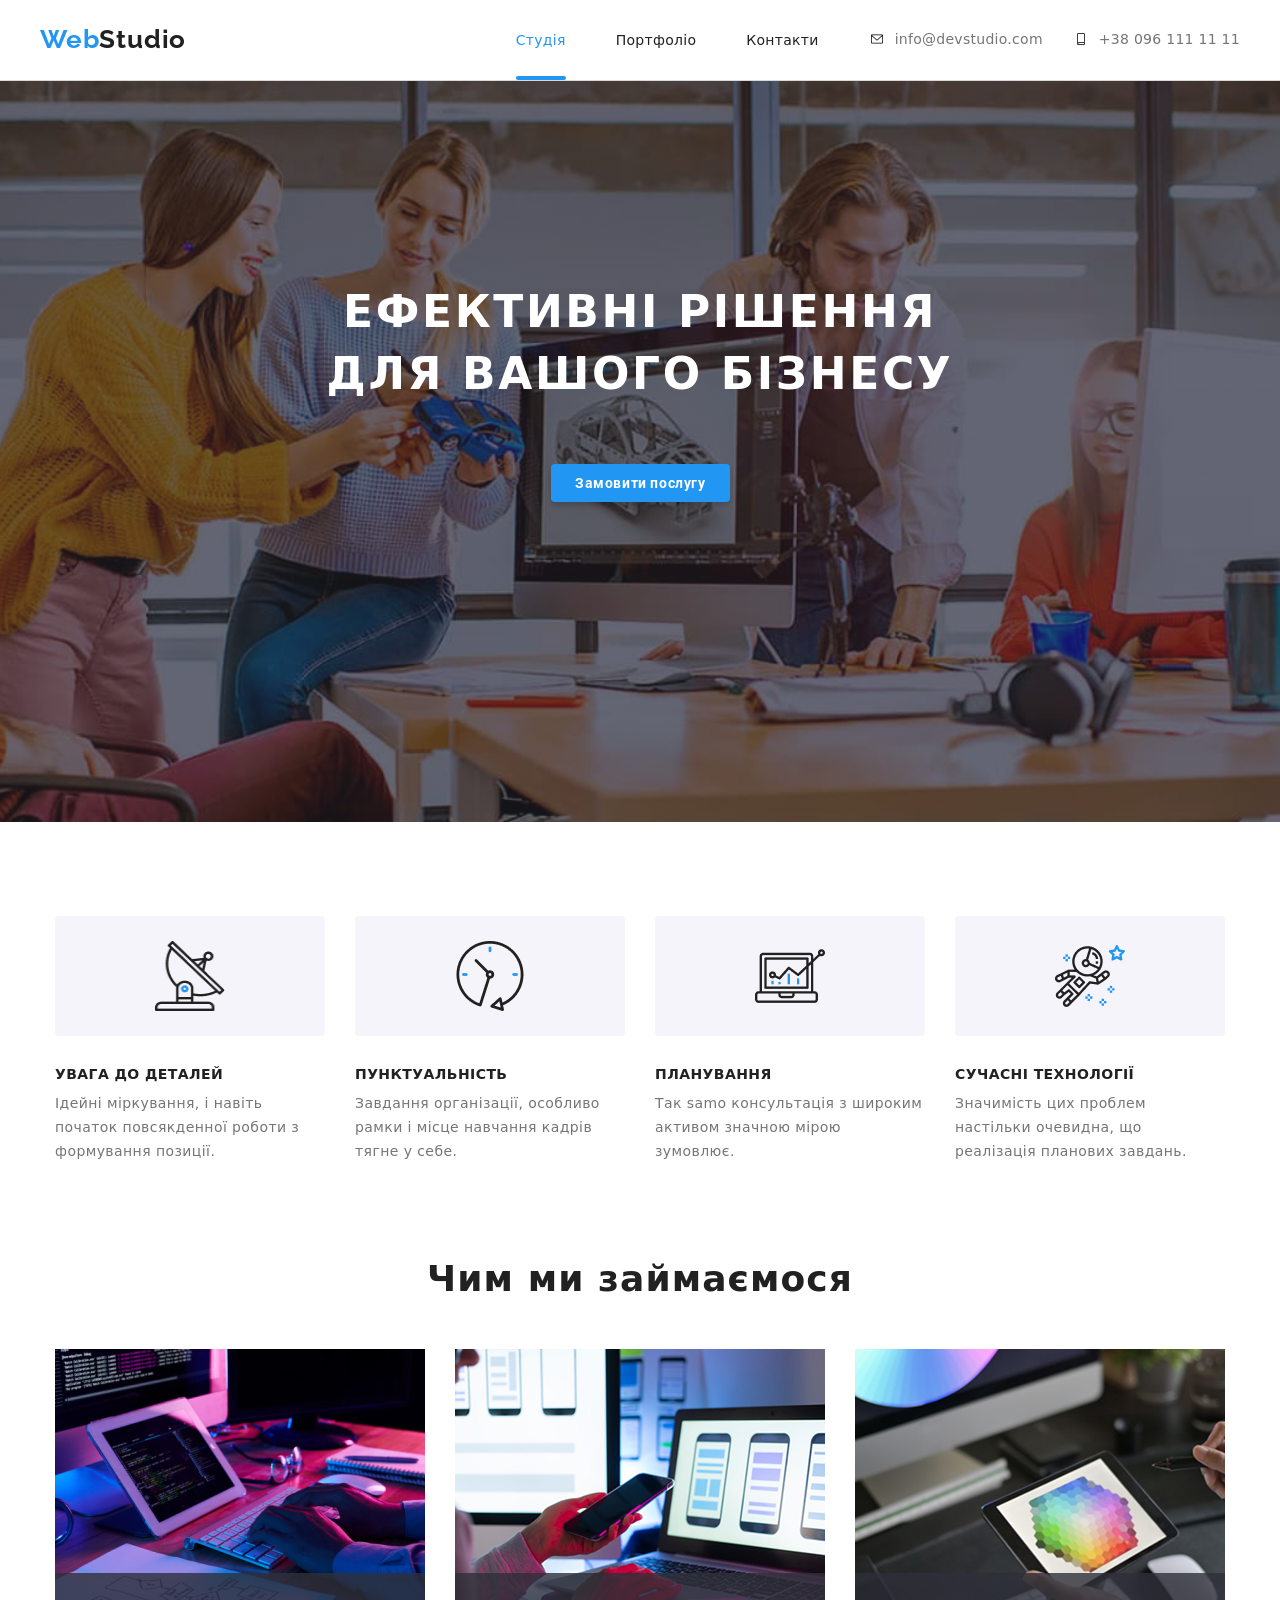
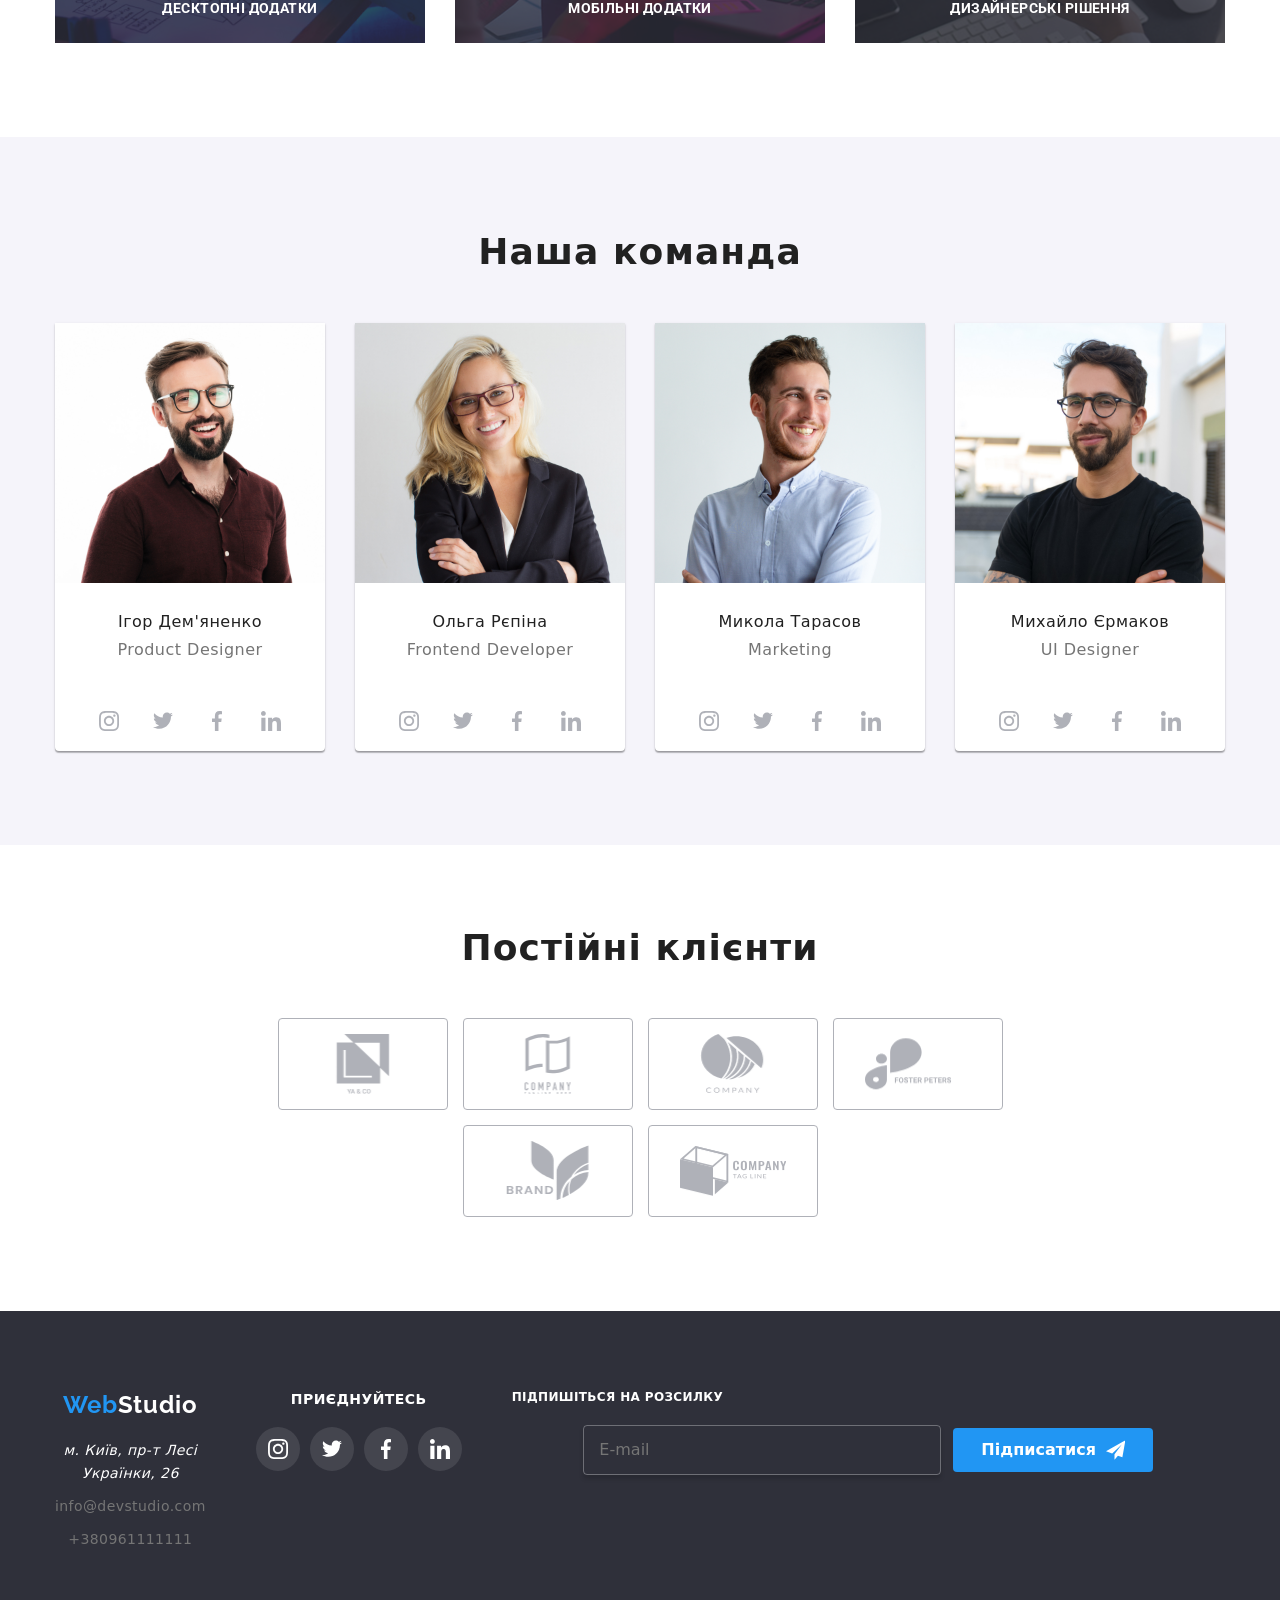
<file: index.html>
<!DOCTYPE html>
<html lang="en">
  <head>
    <meta charset="UTF-8" />
    <meta name="viewport" content="width=device-width, initial-scale=1.0" />
    <title>Document</title>
     <link
    rel="stylesheet"
    href="https://cdnjs.cloudflare.com/ajax/libs/animate.css/4.1.1/animate.min.css"
  />
    <link rel="preconnect" href="https://fonts.googleapis.com" />
    <link rel="preconnect" href="https://fonts.gstatic.com" crossorigin />
    <link
      href="https://fonts.googleapis.com/css2?family=Raleway:ital,wght@0,100..900;1,100..900&family=Roboto:ital,wght@0,100..900;1,100..900&display=swap"
      rel="stylesheet"
    />
    <link
      rel="stylesheet"
      href="https://cdnjs.cloudflare.com/ajax/libs/modern-normalize/3.0.1/modern-normalize.min.css"
      integrity="sha512-q6WgHqiHlKyOqslT/lgBgodhd03Wp4BEqKeW6nNtlOY4quzyG3VoQKFrieaCeSnuVseNKRGpGeDU3qPmabCANg=="
      crossorigin="anonymous"
      referrerpolicy="no-referrer"
    />
    <link rel="stylesheet" href="./css/reset.css">
    <link rel="stylesheet" href="./css/main.min.css" />
  </head>
  <body>
    <header class="header">
      <div class="container header__container">
      <a class="header__logo" href="./"><span class="logo-blue">Web</span>Studio</a>
      <button
      class="header__menu-btn js-open-menu"
      aria-expanded="false"
      aria-controls="mobile-menu"
    >
      <span class="header__menu-icon"></span>
    </button>

    <div class="header__menu js-menu-container" id="mobile-menu">
      <button class="header__close-btn js-close-menu">
        ✕
      </button>
        <nav class="header__nav">
          <ul class="header__menu-list">
            <li class="header__item">
              <a href="./" class="header__link header__link--active">Студія</a>
            </li>
            <li class="header__item">
              <a href="./portfolio.html" class="header__link">Портфоліо</a>
            </li>
            <li class="header__item">
              <a href="./" class="header__link">Контакти</a>
            </li>
          </ul>
        </nav>
        <address class="header__contacts">
          <ul class="header__contacts-list">
            <li class="header__item">
              <a href="mailto:info@devstudio.com" class="header__contact">
                <svg class="header__icons" width="16" height="12" aria-hidden="true">
                  <use href="./img/symbol-defs.svg#icon-email"></use>
                </svg>
                info@devstudio.com
              </a>
            </li>
            <li class="header__item">
              <a href="tel:+380961111111" class="header__contact header__contact--phone">
                <svg class="header__icons" width="16" height="12" aria-hidden="true">
                  <use href="./img/symbol-defs.svg#icon-number"></use>
                </svg>
                +38 096 111 11 11
              </a>
            </li>
          </ul>
        </address>
        <ul class="socials">
  <li class="social__item">
    <a href="#" class="social__link">Instagram</a>
  </li>
  <li class="social__item">
    <a href="#" class="social__link">Twitter</a>
  </li>
  <li class="social__item">
    <a href="#" class="social__link">Facebook</a>
  </li>
  <li class="social__item">
    <a href="#" class="social__link">LinkedIn</a>
  </li>
</ul>
      </div>
    </div>
    </header>

    <main>
      <section class="hero">
        <div class="container">
        <h1 class="hero__title">Ефективні рішення для вашого бізнесу</h1>
        <div class="hero__button">
          <button  class="btn animate__animated animate__pulse animate__infinite" data-modal-open type="button">Замовити послугу</button>
          <div class="backdrop is-hidden" data-modal>
            <div class="modal">
            <button class="modal__close" data-modal-close >X</button>
            <p class="modal__text">Залиште свої дані, ми вам передзвонимо</p>
            <form action="modal__form">
              <label for="name">
                <p class="modal__label">Имя</p>
                <div class="modal__input-wrap">
                <input id="name" class="modal__input" type="text" placeholder="">
                <svg class="modal__icon" width="18" height="18">
                <use href="./img/symbol-defsmodal.svg#icon-name"></use>
              </svg>
            </div>
              </label>

              <label for="phone">
                <p class="modal__label">Телефон</p>
               <div class="modal__input-wrap">
                <input id="phone" class="modal__input" type="tel" placeholder="">
                <svg class="modal__icon" width="18" height="18">
                <use href="./img/symbol-defsmodal.svg#icon-number"></use>
              </svg>
              </div>
              </label>
            

               <label for="email">
                <div class="modal__input-wrap">
                <p class="modal__label">Пошта</p>
                <input id="email" class="modal__input" type="email" placeholder="">
                <svg class="modal__icon" width="18" height="18">
                <use href="./img/symbol-defsmodal.svg#icon-email2"></use>
              </svg>
            </div>
              </label>
            

               <label for="comment">
                <p class="modal__label">Коментар</p>
                <textarea id="comment" class="modal__textarea" placeholder="Введіть текст"></textarea>
               </label>
                

               <label class="modal__checkbox">
                <input type="checkbox"> Погоджуюся з розсилкою та приймаю <a href="#">Умови договору</a>
               </label>

               <button type="submit" class="btn">
               Відправити
               </button>
            </form>
          </div>
          </div>
        </div>
      </div>
      </section>

      <section class="details">
        <div  class="container">
        <ul class="details__list">
          <li class="details__item">
            <h3 class="details__title">УВАГА ДО ДЕТАЛЕЙ</h3>
            <p class="details__text">
              Ідейні міркування, і навіть початок повсякденної роботи з
              формування позиції.
            </p>
          </li>
          <li class="details__item">
            <h3 class="details__title">ПУНКТУАЛЬНІСТЬ</h3>
            <p class="details__text">
              Завдання організації, особливо рамки і місце навчання кадрів тягне
              у себе.
            </p>
          </li>
          <li class="details__item">
            <h3 class="details__title">ПЛАНУВАННЯ</h3>
            <p class="details__text">
              Так samo консультація з широким активом значною мірою зумовлює.
            </p>
          </li>
          <li class="details__item">
            <h3 class="details__title">СУЧАСНІ ТЕХНОЛОГІЇ</h3>
            <p class="details__text">
              Значимість цих проблем настільки очевидна, що реалізація планових
              завдань.
            </p>
          </li>
        </ul>
      </div>
      </section>

      <section class="services">
        <div class="container">
        <h2 class="services__title">Чим ми займаємося</h2>
        <ul class="services__list">
          <li class="services__item">
            <picture>
              <source media="(max-width: 1200px)" srcset="./img/computer.jpg 1x, ./img/computer@2x.jpg 2x">
              <img class="services__img" src="./img/computer.jpg" alt="computer" />
            </picture>
            <p class="services__text">Десктопні додатки</p>
          </li>
          <li class="services__item">
            <picture>
              <source media="(max-width: 1200px)" srcset="./img/mobile.jpg 1x, ./img/mobile@2x.jpg 2x">
               <img class="services__img" src="./img/mobile.jpg" alt="mobile" />
            </picture>
            <p class="services__text">Мобільні додатки</p>
          </li>
          <li class="services__item">
            <picture>
              <source media="(max-width: 1200px)" srcset="./img/planshet.jpg 1x, ./img/planshet@2x.jpg 2x">
              <img class="services__img" src="./img/planshet.jpg" alt="planshet" />
            </picture>
            <p class="services__text">Дизайнерські рішення</p>
          </li>
        </ul>
      </section>
      <section class="team">
        <div class="container">
        <h2 class="team__title">Наша команда</h2>
        <ul class="team__list">
          <li class="team__item">
            <picture>
              <source media="(max-width: 1200px)" srcset="./img/Igor-desktop@1x.jpg 1x, ./img/Igor-desktop@2x.jpg 2x">
              <source media="(max-width: 768px)" srcset="./img/Igor-tablet@1x.jpg 1x, ./img/Igor-tablet@2x.jpg 2x">
              <source media="(max-width: 480px)" srcset="./img/Igor-mobile@1x.jpg 1x, ./img/Igor-mobile@2x.jpg 2x">
              <img class="team__img" src="./img/Igor.jpg" alt="men" />
            </picture>
            
            <h3 class="team__name">Ігор Дем'яненко</h3>
            <p class="team__role">Product Designer</p>
            <div class="team__icons">
              <div class="team__social">
             <svg class="team__icon">
              <use class="icon" href="./img/symbol-defs.svg#icon-instagram"></use>
            </svg>
          </div>
            <div class="team__social">
            <svg class="team__icon">
              <use class="icon" href="./img/symbol-defs.svg#icon-twitter"></use>
            </svg>
          </div>
            <div class="team__social">
            <svg class="team__icon">
              <use class="icon" href="./img/symbol-defs.svg#icon-facebook"></use>
            </svg>
          </div>
            <div class="team__social">
            <svg class="team__icon">
              <use class="icon" href="./img/symbol-defs.svg#icon-in"></use>
            </svg>
          </div>
          </div>



          </li>
          <li class="team__item">
            <picture>
              <source media="(max-width: 1200px)" srcset="./img/Olga-desktop@1x.jpg 1x, ./img/Olga-desktop@2x.jpg 2x">
              <source media="(max-width: 768px)" srcset="./img/Olga-tablet@1x.jpg 1x, ./img/Olga-tablet@2x.jpg 2x">
              <source media="(max-width: 480px)" srcset="./img/Olga-mobile@1x.jpg 1x, ./img/Olga-mobile@2x.jpg 2x">
              <img class="team__img" src="./img/Olga.jpg" alt="woman" />
            </picture>
            <h3 class="team__name">Ольга Рєпіна</h3>
            <p class="team__role">Frontend Developer</p>
            <div class="team__icons">
              <div class="team__social">
                <svg class="team__icon">
                  <use href="./img/symbol-defs.svg#icon-instagram"></use>
                </svg>
              </div>
              <div class="team__social">
                <svg class="team__icon">
                  <use href="./img/symbol-defs.svg#icon-twitter"></use>
                </svg>
              </div>
              <div class="team__social">
                <svg class="team__icon">
                  <use href="./img/symbol-defs.svg#icon-facebook"></use>
                </svg>
              </div>
              <div class="team__social">
                <svg class="team__icon">
                  <use href="./img/symbol-defs.svg#icon-in"></use>
                </svg>
              </div>
            </div>
          </li>
          <li class="team__item">
            <picture>
              <source media="(max-width: 1200px)" srcset="./img/Mykola-desktop@1x.jpg 1x, ./img/Mykola-desktop@2x.jpg 2x">
              <source media="(max-width: 768px)" srcset="./img/Mykola-tablet@1x.jpg 1x, ./img/Mykola-tablet@2x.jpg 2x">
              <source media="(max-width: 480px)" srcset="./img/Mykola-mobile@1x.jpg 1x, ./img/Mykola-mobile@2x.jpg 2x">
              <img class="team__img" src="./img/Mykola.jpg" alt="men" />
            </picture>
            <h3 class="team__name">Микола Тарасов</h3>
            <p class="team__role">Marketing</p>
            <div class="team__icons">
              <div class="team__social">
             <svg class="team__icon">
              <use class="icon" href="./img/symbol-defs.svg#icon-instagram"></use>
            </svg>
          </div>
            <div class="team__social">
            <svg class="team__icon">
              <use class="icon" href="./img/symbol-defs.svg#icon-twitter"></use>
            </svg>
          </div>
            <div class="team__social">
            <svg class="team__icon">
              <use class="icon" href="./img/symbol-defs.svg#icon-facebook"></use>
            </svg>
          </div>
            <div class="team__social">
            <svg class="team__icon">
              <use class="icon" href="./img/symbol-defs.svg#icon-in"></use>
            </svg>
          </div>
          </div>
          </li>
          <li class="team__item">
            <picture>
              <source media="(max-width: 1200px)" srcset="./img/Myxaulo-desktop@1x.jpg 1x, ./img/Myxaulo-desktop@2x.jpg 2x">
              <source media="(max-width: 768px)" srcset="./img/Myxaulo-tablet@1x.jpg 1x, ./img/Myxaulo-tablet@2x.jpg 2x">
              <source media="(max-width: 480px)" srcset="./img/Myxaulo-mobile@1x.jpg 1x, ./img/Myxaulo-mobile@2x.jpg 2x">
              <img class="team__img" src="./img/Myxaulo.jpg" alt="men" />
            </picture>
            <h3 class="team__name">Михайло Єрмаков</h3>
            <p class="team__role">UI Designer</p>
            <div class="team__icons">
              <div class="team__social">
             <svg class="team__icon">
              <use class="icon" href="./img/symbol-defs.svg#icon-instagram"></use>
            </svg>
          </div>
            <div class="team__social">
            <svg class="team__icon">
              <use class="icon" href="./img/symbol-defs.svg#icon-twitter"></use>
            </svg>
          </div>
            <div class="team__social">
            <svg class="team__icon">
              <use class="icon" href="./img/symbol-defs.svg#icon-facebook"></use>
            </svg>
          </div>
            <div class="team__social">
            <svg class="team__icon">
              <use class="icon" href="./img/symbol-defs.svg#icon-in"></use>
            </svg>
          </div>
          </div>
          </li>
        </ul>
      </div>
    </div>
      </section>
<section class="clients">
  <div class="container">
    <h2 class="clients__title">Постійні клієнти</h2>
    <ul class="clients__list">
      <li class="clients__item">
        <svg class="clients__icon">
          <use class="clients__icon animate__animated animate__heartBeat" href="./img/symbol-defs-clients.svg#icon-yaco"></use>
        </svg>
      </li>
      <li class="clients__item">
        <svg class="clients__icon">
          <use class="clients__icon animate__animated animate__heartBeat" href="./img/symbol-defs-clients.svg#icon-companytagline2"></use>
        </svg>
      </li>
      <li class="clients__item">
        <svg class="clients__icon">
          <use class="clients__icon animate__animated animate__heartBeat" href="./img/symbol-defs-clients.svg#icon-company"></use>
        </svg>
      </li>
      <li class="clients__item">
        <svg class="clients__icon">
          <use class="clients__icon animate__animated animate__heartBeat" href="./img/symbol-defs-clients.svg#icon-foster"></use>
        </svg>
      </li>
      <li class="clients__item">
        <svg class="clients__icon">
          <use class="clients__icon animate__animated animate__heartBeat" href="./img/symbol-defs-clients.svg#icon-brand"></use>
        </svg>
      </li>
      <li class="clients__item">
        <svg class="clients__icon">
          <use class="clients__icon animate__animated animate__heartBeat" href="./img/symbol-defs-clients.svg#icon-companytagline"></use>
        </svg>
      </li>
    </ul>
  </div>
</section>
    </main>

    <footer class="footer">
      <div class="container">
        <div class="footer__contacts">
        <div class="footer__logo-wrap">
      <a class="footer__logo" href="./">Web<span class="logo-white">Studio</span></a>
    </div>
      <ul class="footer__list">
        <li class="footer__item">
          <address class="footer__address">
            м. Київ, пр-т Лесі Українки, 26
          </address>
        </li>
        <li class="footer__item">
          <a class="footer__link" href="mailto:info@devstudio.com"
            >info@devstudio.com</a
          >
        </li>
        <li class="footer__item">
          <a class="footer__link" href="tel:+380961111111">+380961111111</a>
        </li>
      </ul>
       </div>
       <div>
        <p class="footer__title">ПРИЄДНУЙТЕСЬ</p>
        <div class="footer__icons">
          <div class="footer__social">
        <svg class="footer__icon-svg">
              <use class="footer__icon" href="./img/symbol-defs.svg#icon-instagram"></use>
            </svg>
          </div>
          <div class="footer__social" >
            <svg class="footer__icon-svg">
              <use class="footer__icon" href="./img/symbol-defs.svg#icon-twitter"></use>
            </svg>
          </div>
          <div class="footer__social">
            <svg class="footer__icon-svg">
              <use class="footer__icon" href="./img/symbol-defs.svg#icon-facebook"></use>
            </svg>
          </div>
          <div class="footer__social">
            <svg class="footer__icon-svg">
              <use class="footer__icon" href="./img/symbol-defs.svg#icon-in"></use>
            </svg>
          </div>
          </div>
        </div>
          <div class="footer__form">
            <p class="footer__form-title">Підпишіться на розсилку</p>
           <div class="footer__join">
              <input type="email" class="footer__input" placeholder="E-mail">
              <button class="footer__button">Підписатися<svg class="footer__button-icon"><use href="./img/symbol-defsmodal.svg#icon-telegramicon"></use></svg></button> 
          </div>
        
    </div>
    </footer>
    <script defer src="js/mobile_menu.js"></script>
     <script src="./js/modal.js"></script>
      
  </body>
</html>
</file>
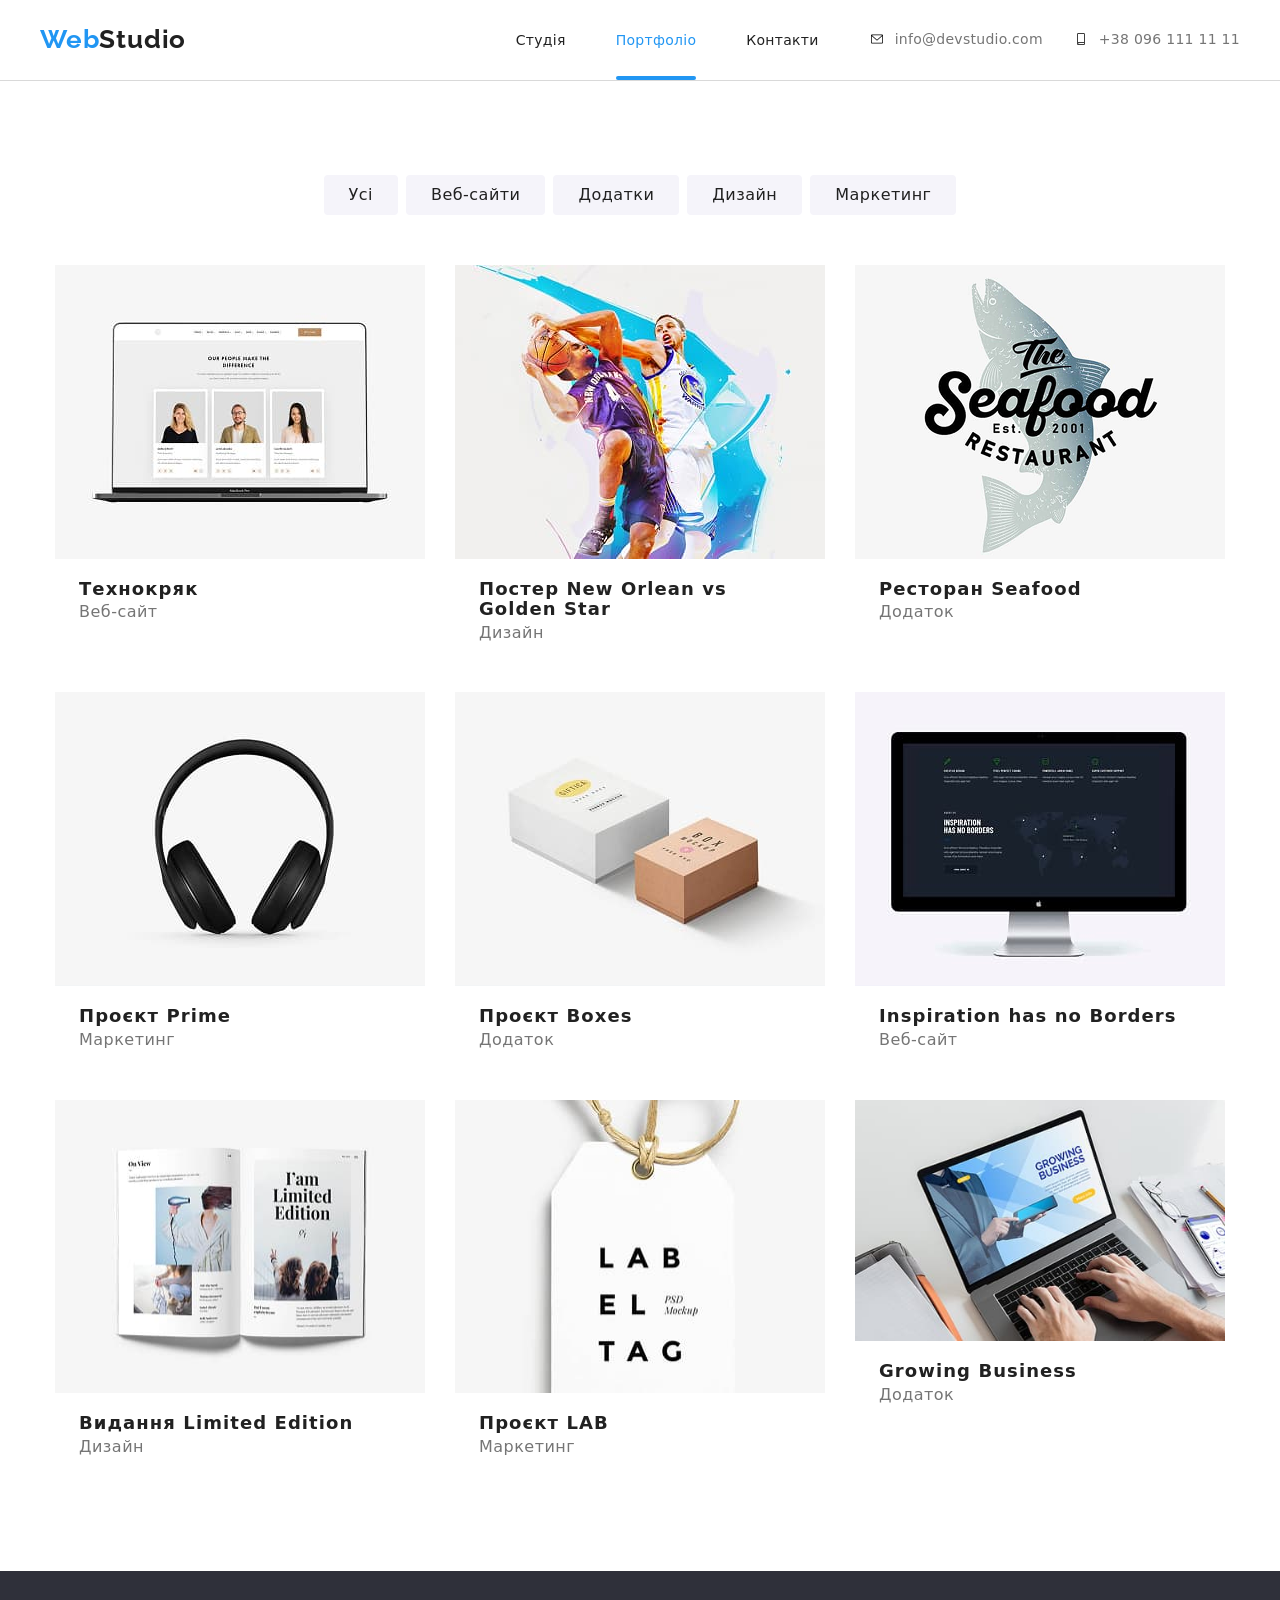
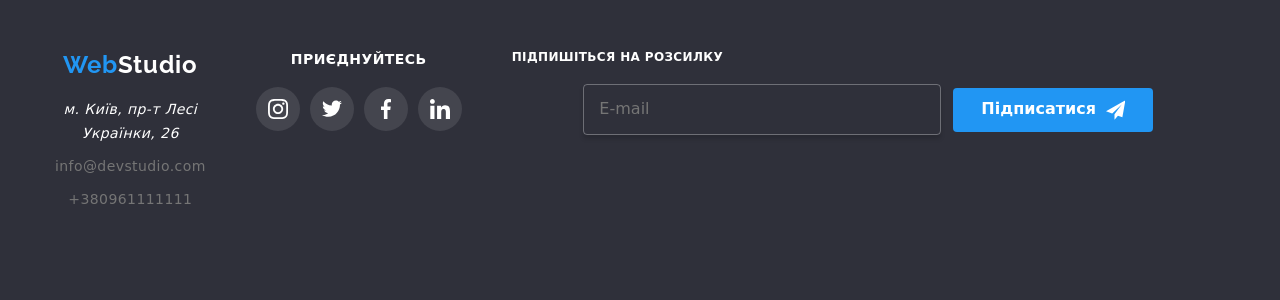
<file: portfolio.html>
<!DOCTYPE html>
<html lang="en">
  <head>
    <meta charset="UTF-8" />
    <meta name="viewport" content="width=device-width, initial-scale=1.0" />
    <title>Document</title>
    <link rel="preconnect" href="https://fonts.googleapis.com" />
    <link rel="preconnect" href="https://fonts.gstatic.com" crossorigin />
    <link
      href="https://fonts.googleapis.com/css2?family=Raleway:ital,wght@0,100..900;1,100..900&family=Roboto:ital,wght@0,100..900;1,100..900&display=swap"
      rel="stylesheet"
    />
    <link
      rel="stylesheet"
      href="https://cdnjs.cloudflare.com/ajax/libs/modern-normalize/3.0.1/modern-normalize.min.css"
      integrity="sha512-q6WgHqiHlKyOqslT/lgBgodhd03Wp4BEqKeW6nNtlOY4quzyG3VoQKFrieaCeSnuVseNKRGpGeDU3qPmabCANg=="
      crossorigin="anonymous"
      referrerpolicy="no-referrer"
    />
    <link rel="stylesheet" href="./css/reset.css">
    <link rel="stylesheet" href="./css/main.min.css" />
  </head>
  <header class="header">
      <div class="container header__container">
      <a class="header__logo" href="./"><span class="logo-blue">Web</span>Studio</a>
      <button
      class="header__menu-btn js-open-menu"
      aria-expanded="false"
      aria-controls="mobile-menu"
    >
      <span class="header__menu-icon"></span>
    </button>

    <div class="header__menu js-menu-container" id="mobile-menu">
      <button class="header__close-btn js-close-menu">
        ✕
      </button>
        <nav class="header__nav">
          <ul class="header__menu-list">
            <li class="header__item">
              <a href="./" class="header__link header__link--active">Студія</a>
            </li>
            <li class="header__item">
              <a href="./portfolio.html" class="header__link">Портфоліо</a>
            </li>
            <li class="header__item">
              <a href="./" class="header__link">Контакти</a>
            </li>
          </ul>
        </nav>
        <address class="header__contacts">
          <ul class="header__contacts-list">
            <li class="header__item">
              <a href="mailto:info@devstudio.com" class="header__contact">
                <svg class="header__icons" width="16" height="12" aria-hidden="true">
                  <use href="./img/symbol-defs.svg#icon-email"></use>
                </svg>
                info@devstudio.com
              </a>
            </li>
            <li class="header__item">
              <a href="tel:+380961111111" class="header__contact">
                <svg class="header__icons" width="16" height="12" aria-hidden="true">
                  <use href="./img/symbol-defs.svg#icon-number"></use>
                </svg>
                +38 096 111 11 11
              </a>
            </li>
          </ul>
        </address>
        <ul class="socials">
  <li class="social__item">
    <a href="#" class="social__link">Instagram</a>
  </li>
  <li class="social__item">
    <a href="#" class="social__link">Twitter</a>
  </li>
  <li class="social__item">
    <a href="#" class="social__link">Facebook</a>
  </li>
  <li class="social__item">
    <a href="#" class="social__link">LinkedIn</a>
  </li>
</ul>
      </div>
    </div>
    </header>
    <main>
      <section class="portfolio">
        <div class="container">
        <ul class="portfolio__filters">
          <li class="portfolio__filters-item">
            <button class="portfolio__filters-btn">Усі</button>
          </li>
          <li class="portfolio__filters-item">
            <button class="portfolio__filters-btn">Веб-сайти</button>
          </li>
          <li class="portfolio__filters-item">
            <button class="portfolio__filters-btn">Додатки</button>
          </li>
          <li class="portfolio__filters-item">
            <button class="portfolio__filters-btn">Дизайн</button>
          </li>
          <li class="portfolio__filters-item">
            <button class="portfolio__filters-btn">Маркетинг</button>
          </li>
        </ul>
        
        <ul class="portfolio__list">
          <li class="portfolio__item">
            <div class="portfolio__thumb">
              <picture>
                <source media="(min-width: 1200px)" srcset="./img/web-desktop@1x.jpg 1x, ./img/web-desktop@2x.jpg 2x">
                <source media="(min-width: 768px)" srcset="./img/web-tablet@1x.jpg 1x, ./img/web-tablet@2x.jpg 2x">
                <img class="portfolio__img" src="./img/web-mobile@1x.jpg" srcset="./img/web-mobile@1x.jpg 1x, ./img/web-mobile@2x.jpg 2x" alt="web" />
              </picture>
            <div class="portfolio__overlay">
             <p>Ресурс пропонує комплексні пропозиції з різним рівнем функціоналу та сервісів. Все це дозволить відвідувачу отримати вичерпні відомості про компанію чи приватну особу.</p>
            </div>
          </div>
            <h2 class="portfolio__title">Технокряк</h2>
            <p class="portfolio__category">Веб-сайт</p>
          </li>
          <li class="portfolio__item">
            <div class="portfolio__thumb">
            <picture>
              <source media="(min-width: 1200px)" srcset="./img/basket-desktop@1x.jpg 1x, ./img/basket-desktop@2x.jpg 2x">
              <source media="(min-width: 768px)" srcset="./img/basket-tablet@1x.jpg 1x, ./img/basket-tablet@2x.jpg 2x">
              <img class="portfolio__img" src="./img/basket-mobile@1x.jpg" srcset="./img/basket-mobile@1x.jpg 1x, ./img/basket-mobile@2x.jpg 2x" alt="basket" />
            </picture>
            <div class="portfolio__overlay">
             <p>Ресурс пропонує комплексні пропозиції з різним рівнем функціоналу та сервісів. Все це дозволить відвідувачу отримати вичерпні відомості про компанію чи приватну особу.</p>
            </div>
          </div>
            <h2 class="portfolio__title">Постер New Orlean vs Golden Star</h2>
            <p class="portfolio__category">Дизайн</p>
          </li>
          <li class="portfolio__item">
            <div class="portfolio__thumb">
            <picture>
              <source media="(min-width: 1200px)" srcset="./img/seafood-desktop@1x.png 1x, ./img/seafood-desktop@2x.png 2x">
              <source media="(min-width: 768px)" srcset="./img/seafood-tablet@1x.jpg 1x, ./img/seafood-tablet@2x.jpg 2x">
              <img class="portfolio__img" src="./img/seafood-mobile@1x.jpg" srcset="./img/seafood-mobile@1x.jpg 1x, ./img/seafood-mobile@2x.jpg 2x" alt="seafood" />
            </picture>
            <div class="portfolio__overlay">
             <p>Ресурс пропонує комплексні пропозиції з різним рівнем функціоналу та сервісів. Все це дозволить відвідувачу отримати вичерпні відомості про компанію чи приватну особу.</p>
            </div>
          </div>
            <h2 class="portfolio__title">Ресторан Seafood</h2>
            <p class="portfolio__category">Додаток</p>
          </li>
          <li class="portfolio__item">
            <div class="portfolio__thumb">
              <picture>
                <source media="(min-width: 1200px)" srcset="./img/headphones-desktop@1x.jpg 1x, ./img/headphones-desktop@2x.jpg 2x">
                <source media="(min-width: 768px)" srcset="./img/headphones-tablet@1x.jpg 1x, ./img/headphones-tablet@2x.jpg 2x">
                <img class="portfolio__img" src="./img/headphones-mobile@1x.jpg" srcset="./img/headphones-mobile@1x.jpg 1x, ./img/headphones-mobile@2x.jpg 2x" alt="headphones" />
              </picture>
            <div class="portfolio__overlay">
             <p>Ресурс пропонує комплексні пропозиції з різним рівнем функціоналу та сервісів. Все це дозволить відвідувачу отримати вичерпні відомості про компанію чи приватну особу.</p>
            </div>
          </div>
            <h2 class="portfolio__title">Проєкт Prime</h2>
            <p class="portfolio__category">Маркетинг</p>
          </li>
          <li class="portfolio__item">
            <div class="portfolio__thumb">
            <picture>
              <source media="(min-width: 1200px)" srcset="./img/box-desktop@1x.jpg 1x, ./img/box-desktop@2x.jpg 2x">
              <source media="(min-width: 768px)" srcset="./img/box-tablet@1x.jpg 1x, ./img/box-tablet@2x.jpg 2x">
              <img class="portfolio__img" src="./img/box-mobile@1x.jpg" srcset="./img/box-mobile@1x.jpg 1x, ./img/box-mobile@2x.jpg 2x" alt="box" />
            </picture>
            <div class="portfolio__overlay">
             <p>Ресурс пропонує комплексні пропозиції з різним рівнем функціоналу та сервісів. Все це дозволить відвідувачу отримати вичерпні відомості про компанію чи приватну особу.</p>
            </div>
          </div>
            <h2 class="portfolio__title">Проєкт Boxes</h2>
            <p class="portfolio__category">Додаток</p>
          </li>
          <li class="portfolio__item">
            <div class="portfolio__thumb">
              <picture>
                <source media="(min-width: 1200px)" srcset="./img/computer2-desktop@1x.jpg 1x, ./img/computer2-desktop@2x.jpg 2x">
                <source media="(min-width: 768px)" srcset="./img/computer2-tablet@1x.jpg 1x, ./img/computer2-tablet@2x.jpg 2x">
                <img class="portfolio__img" src="./img/computer2-mobile@1x.jpg" srcset="./img/computer2-mobile@1x.jpg 1x, ./img/computer2-mobile@2x.jpg 2x" alt="computer" />
              </picture>
            <div class="portfolio__overlay">
             <p>Ресурс пропонує комплексні пропозиції з різним рівнем функціоналу та сервісів. Все це дозволить відвідувачу отримати вичерпні відомості про компанію чи приватну особу.</p>
            </div>
          </div>
            <h2 class="portfolio__title">Inspiration has no Borders</h2>
            <p class="portfolio__category">Веб-сайт</p>
          </li>
          <li class="portfolio__item">
            <div class="portfolio__thumb">
              <picture>
                <source media="(min-width: 1200px)" srcset="./img/book-desktop@1x.jpg 1x, ./img/book-desktop@2x.jpg 2x">
                <source media="(min-width: 768px)" srcset="./img/book-tablet@1x.jpg 1x, ./img/book-tablet@2x.jpg 2x">
                <img class="portfolio__img" src="./img/book-mobile@1x.jpg" srcset="./img/book-mobile@1x.jpg 1x, ./img/book-mobile@2x.jpg 2x" alt="book" />
              </picture>
            <div class="portfolio__overlay">
             <p>Ресурс пропонує комплексні пропозиції з різним рівнем функціоналу та сервісів. Все це дозволить відвідувачу отримати вичерпні відомості про компанію чи приватну особу.</p>
            </div>
          </div>
            <h2 class="portfolio__title">Видання Limited Edition</h2>
            <p class="portfolio__category">Дизайн</p>
          </li>
          <li class="portfolio__item">
            <div class="portfolio__thumb">
            <picture>
              <source media="(min-width: 1200px)" srcset="./img/lab-desktop@1x.jpg 1x, ./img/lab-desktop@2x.jpg 2x">
              <source media="(min-width: 768px)" srcset="./img/lab-tablet@1x.jpg 1x, ./img/lab-tablet@2x.jpg 2x">
              <img class="portfolio__img" src="./img/lab-mobile@1x.jpg" srcset="./img/lab-mobile@1x.jpg 1x, ./img/lab-mobile@2x.jpg 2x" alt="lab" />
            </picture>
            <div class="portfolio__overlay">
             <p>Ресурс пропонує комплексні пропозиції з різним рівнем функціоналу та сервісів. Все це дозволить відвідувачу отримати вичерпні відомості про компанію чи приватну особу.</p>
            </div>
          </div>
            <h2 class="portfolio__title">Проєкт LAB</h2>
            <p class="portfolio__category">Маркетинг</p>
          </li>
          <li class="portfolio__item">
            <div class="portfolio__thumb">
              <picture>
                <source media="(max-width: 1200px)" srcset="./img/business-desktop@1x.jpg 1x, ./img/business-desktop@2x.jpg 2x">
                <source media="(max-width: 768px)" srcset="./img/business-tablet@1x.jpg 1x, ./img/business-tablet@2x.jpg 2x">
                <img class="portfolio__img" src="./img/business-mobile@1x.jpg" srcset="./img/business-mobile@1x.jpg 1x, ./img/business-mobile@2x.jpg 2x" alt="business" />
              </picture>
              <div class="portfolio__overlay">
               <p>Ресурс пропонує комплексні пропозиції з різним рівнем функціоналу та сервісів. Все це дозволить відвідувачу отримати вичерпні відомості про компанію чи приватну особу.</p>
              </div>
            <h2 class="portfolio__title">Growing Business</h2>
            <p class="portfolio__category">Додаток</p>
          </li>
        </ul>
      
      </div>
      </section>
    </main>
<footer class="footer">
      <div class="container">
        <div class="footer__contacts">
        <div class="footer__logo-wrap">
      <a class="footer__logo" href="./">Web<span class="logo-white">Studio</span></a>
    </div>
      <ul class="footer__list">
        <li class="footer__item">
          <address class="footer__address">
            м. Київ, пр-т Лесі Українки, 26
          </address>
        </li>
        <li class="footer__item">
          <a class="footer__link" href="mailto:info@devstudio.com"
            >info@devstudio.com</a
          >
        </li>
        <li class="footer__item">
          <a class="footer__link" href="tel:+380961111111">+380961111111</a>
        </li>
      </ul>
       </div>
       <div>
        <p class="footer__title">ПРИЄДНУЙТЕСЬ</p>
        <div class="footer__icons">
          <div class="footer__social">
        <svg class="footer__icon-svg">
              <use class="footer__icon" href="./img/symbol-defs.svg#icon-instagram"></use>
            </svg>
          </div>
          <div class="footer__social" >
            <svg class="footer__icon-svg">
              <use class="footer__icon" href="./img/symbol-defs.svg#icon-twitter"></use>
            </svg>
          </div>
          <div class="footer__social">
            <svg class="footer__icon-svg">
              <use class="footer__icon" href="./img/symbol-defs.svg#icon-facebook"></use>
            </svg>
          </div>
          <div class="footer__social">
            <svg class="footer__icon-svg">
              <use class="footer__icon" href="./img/symbol-defs.svg#icon-in"></use>
            </svg>
          </div>
          </div>
        </div>
          <div class="footer__form">
            <p class="footer__form-title">Підпишіться на розсилку</p>
           <div class="footer__join">
              <input type="email" class="footer__input" placeholder="E-mail">
              <button class="footer__button">Підписатися<svg class="footer__button-icon"><use href="./img/symbol-defsmodal.svg#icon-telegramicon"></use></svg></button> 
          </div>
        
    </div>
    </footer>
    <script defer src="js/mobile_menu.js"></script>
     <script src="./js/modal.js"></script>
     <script>
       document.addEventListener('DOMContentLoaded', function() {
         const currentPath = window.location.pathname;
         const links = document.querySelectorAll('.header__link');
         links.forEach(link => {
           link.classList.remove('header__link--active');
           if (link.pathname === currentPath) {
             link.classList.add('header__link--active');
           }
         });
       });
     </script>
  </body>
</html>
</file>
<file: css/main.min.css>
.footer__logo,.header__logo{font-family:"Raleway",sans-serif;text-decoration:none;font-weight:700;font-size:26px;letter-spacing:.8px}.footer__social,.team__social{width:44px;height:44px;display:flex;justify-content:center;align-items:center;border-radius:50%}button.btn,.btn,.portfolio__filters-btn{border-radius:4px;border:none;background-color:#2196f3;color:#fff;font-weight:700}body{min-width:320px}img{max-width:100%;height:auto}.container{width:100%;padding:0 15px;margin:0 auto}@media screen and (min-width: 480px){.container{max-width:480px}}@media screen and (min-width: 768px){.container{max-width:768px}.container__contacts-list{flex-direction:column}}@media screen and (min-width: 1200px){.container{max-width:1200px}}.header{position:relative;border-bottom:1px solid #d9d9d9}.header__container{display:flex;justify-content:space-between;align-items:center;gap:0;padding:16px 0}.header__logo{color:#212121;font-size:20px}.header__menu-btn{display:inline-flex;justify-content:center;align-items:center;width:40px;height:40px;background:rgba(0,0,0,0);border:none;cursor:pointer}.header__close-btn{position:absolute;top:20px;right:20px;background:rgba(0,0,0,0);border:none;font-size:32px;color:#757575}.header__close-btn:hover{color:#2196f3}.header__menu-icon{position:relative;display:block;width:24px;height:2px;background-color:#212121}.header__menu-icon::before,.header__menu-icon::after{content:"";position:absolute;left:0;width:24px;height:2px;background-color:#212121}.header__menu-icon::before{top:-8px}.header__menu-icon::after{top:8px}.header__icons{width:16px;height:12px;color:#757575;transition:color 250ms cubic-bezier(0.4, 0, 0.2, 1)}.header__menu-list{display:flex;justify-content:center;align-items:center;gap:0;flex-direction:column;gap:40px}.header__contacts-list{display:flex;justify-content:center;align-items:center;gap:0;flex-direction:column;gap:24px}.header__contacts{font-style:normal}.header__link{position:relative;display:block;text-decoration:none;font-size:40px;font-weight:500;letter-spacing:.02em;color:#212121;transition:color 250ms cubic-bezier(0.4, 0, 0.2, 1)}.header__link:hover,.header__link--active{color:#2196f3}.header__link::after{display:none}.header__contact{display:inline-flex;align-items:center;gap:10px;text-decoration:none;font-size:24px;font-weight:500;letter-spacing:.02em;color:#757575;transition:color 250ms cubic-bezier(0.4, 0, 0.2, 1)}.header__contact:hover{color:#2196f3}.header__contact:hover .header__icons{fill:#2196f3}@media screen and (min-width: 480px){.header__logo{font-size:24px}}@media screen and (max-width: 767px){.header__menu{display:flex;flex-direction:column;justify-content:space-between;position:fixed;inset:0;z-index:999;padding:48px 40px;background-color:#fff;transform:translateX(100%);transition:transform 250ms ease}.header__menu.is-open{transform:translateX(0)}.header__menu-list,.header__contacts-list{align-items:flex-start}.header__contacts-list{gap:32px;margin-bottom:64px}.header__contact:first-child{font-size:34px;color:#2196f3}}@media screen and (min-width: 768px){.header__container{padding:0}.header__logo{padding:24px 0;font-size:26px}.header__menu-btn,.header__close-btn{display:none}.header__menu{display:flex;align-items:center;gap:50px}.header__menu-list{flex-direction:row;gap:50px}.header__contacts-list{align-items:flex-start;gap:8px}.header__link{padding:32px 0;font-size:14px}.header__link::after{display:block;content:"";position:absolute;left:0;bottom:0;width:100%;height:4px;border-radius:2px;background-color:#2196f3;transform:scaleX(0);transition:transform 250ms cubic-bezier(0.4, 0, 0.2, 1)}.header__link:hover::after,.header__link--active::after{transform:scaleX(1)}.header__contact{font-size:12px}}@media screen and (min-width: 1200px){.header__contacts-list{display:flex;flex-direction:row;align-items:center;gap:30px}.header__contact{font-size:14px}}.header .socials{display:none;padding:0;margin:0;list-style:none}.header .social__link{text-decoration:none;font-size:18px;font-weight:500;color:#2196f3}@media screen and (max-width: 767px){.header .socials{display:flex;flex-wrap:wrap;gap:10px}}.logo-blue{color:#2196f3}.logo-white{color:#fff}.header__logo{animation:fadeInUp 1s ease}.hero{background-color:#2f303a;padding:118px 0 138px;background-image:linear-gradient(rgba(47, 48, 58, 0.4), rgba(47, 48, 58, 0.4)),url("../img/work-mobile@1x.jpg");background-repeat:no-repeat;background-size:cover;background-position:center}@media only screen and (min-resolution: 192dpi),only screen and (min-resolution: 2dppx){.hero{background-image:linear-gradient(rgba(47, 48, 58, 0.4), rgba(47, 48, 58, 0.4)),url("../img/work-mobile@2x.jpg")}}.hero__title{margin:0 auto 24px;width:100%;max-width:100%;line-height:1.4;font-weight:900;font-size:26px;letter-spacing:1.56px;text-align:center;text-transform:uppercase;color:#fff}.hero__button{display:flex;justify-content:center;align-items:center;gap:0;border-radius:4px}@media screen and (min-width: 768px){.hero{padding:200px 0 220px;background-image:linear-gradient(rgba(47, 48, 58, 0.4), rgba(47, 48, 58, 0.4)),url("../img/work-tablet@1x.jpg")}.hero__title{max-width:505px;font-size:44px;letter-spacing:2.64px;margin-bottom:30px}}@media only screen and (min-width: 768px)and (min-resolution: 192dpi),only screen and (min-width: 768px)and (min-resolution: 2dppx){.hero{background-image:linear-gradient(rgba(47, 48, 58, 0.4), rgba(47, 48, 58, 0.4)),url("../img/work-tablet@2x.jpg")}}@media screen and (min-width: 1200px){.hero{padding:200px 0 280px;background-image:linear-gradient(rgba(47, 48, 58, 0.4), rgba(47, 48, 58, 0.4)),url("../img/work-desktop@1x.jpg")}.hero__title{width:696px;max-width:696px}}@media only screen and (min-width: 1200px)and (min-resolution: 192dpi),only screen and (min-width: 1200px)and (min-resolution: 2dppx){.hero{background-image:linear-gradient(rgba(47, 48, 58, 0.4), rgba(47, 48, 58, 0.4)),url("../img/work-desktop@2x.jpg")}}.backdrop{position:fixed;top:0;left:0;width:100%;height:100%;opacity:1;transition:opacity 250ms cubic-bezier(0.4, 0, 0.2, 1),visibility 250ms cubic-bezier(0.4, 0, 0.2, 1)}.backdrop.is-hidden{opacity:0;visibility:hidden;pointer-events:none}.backdrop.is-hidden .modal{transform:translate(-50%, -50%) scale(0.5);opacity:0}.no-scroll{overflow:hidden}.modal{position:relative;top:50%;left:50%;max-width:528px;max-height:581px;padding:40px 40px;background-color:#fff;transform:translate(-50%, -50%);border-radius:4px;box-shadow:0 2px 1px 0 rgba(0,0,0,.2),0 1px 1px 0 rgba(0,0,0,.14),0 1px 3px 0 rgba(0,0,0,.12);transform:translate(-50%, -50%) scale(1);transition:transform 250ms cubic-bezier(0.4, 0, 0.2, 1),opacity 250ms cubic-bezier(0.4, 0, 0.2, 1);opacity:1}.modal__close{position:absolute;top:15px;right:15px;border:1px solid rgba(0,0,0,.1)}.modal__close:hover{color:#2196f3}.modal__text{color:#212121;text-align:center;font-family:Roboto;font-size:20px;font-style:normal;font-weight:700;line-height:normal;letter-spacing:.6px;padding-bottom:12px}.details{padding-top:60px;padding-bottom:60px}.details__list{display:flex;justify-content:flex-start;align-items:flex-start;gap:0;flex-direction:column;gap:64px}.details__item{width:100%;text-align:left}.details__item:nth-child(2) .details__title::before{background-image:url("../img/clock.png")}.details__item:nth-child(3) .details__title::before{background-image:url("../img/diagram.png")}.details__item:nth-child(4) .details__title::before{background-image:url("../img/astronaut.png")}.details__title{margin-bottom:10px;font-weight:700;font-size:14px;letter-spacing:.42px;text-transform:uppercase;color:#212121}.details__title::before{content:"";display:block;width:100%;height:120px;margin-bottom:30px;border-radius:4px;background-color:#f5f4fa;background-image:url("../img/Group.png");background-repeat:no-repeat;background-position:center;background-size:70px 70px}.details__text{line-height:1.7;font-weight:400;font-size:14px;letter-spacing:.42px;color:#757575}@media screen and (min-width: 768px){.details{padding-top:94px;padding-bottom:0}.details__list{flex-direction:row;flex-wrap:wrap;justify-content:center;gap:30px}.details__item{flex-basis:calc(50% - 15px);max-width:calc(50% - 15px)}}@media screen and (min-width: 1200px){.details__list{flex-wrap:nowrap;justify-content:space-between;gap:30px}.details__item{flex-basis:auto;max-width:270px}.details__title::before{width:270px}}.services{display:none;padding:60px 0}.services__list{display:flex;justify-content:center;align-items:center;gap:0;flex-direction:column;gap:30px}.services__item{position:relative;width:100%;max-width:100%}.services__img{width:100%;display:block}.services__title{margin-bottom:30px;font-weight:700;font-size:28px;text-align:center;letter-spacing:.84px;color:#212121}.services__text{position:absolute;bottom:0;left:0;width:100%;height:70px;display:flex;justify-content:center;align-items:center;gap:0;background:rgba(47,48,58,.8);font-family:"Roboto";font-weight:700;font-size:14px;line-height:1;letter-spacing:.03em;text-transform:uppercase;color:#fff}@media screen and (min-width: 1200px){.services{display:block;padding:94px 0}.services__list{flex-direction:row;flex-wrap:nowrap;justify-content:center}.services__item{flex-basis:auto;max-width:370px}.services__title{margin-bottom:50px;font-weight:700;font-size:36px;text-align:center;letter-spacing:1.08px;color:#212121}}.team{background-color:#f5f4fa;padding:60px 0}.team__title{margin-bottom:30px;font-weight:700;font-size:28px;text-align:center;letter-spacing:.84px;color:#212121}.team__list{display:flex;justify-content:center;align-items:center;gap:0;flex-direction:column;gap:30px}.team__item{width:100%;max-width:100%;height:auto;border-radius:0 0 4px 4px;background:#fff;box-shadow:0 1px 3px rgba(0,0,0,.12),0 1px 1px rgba(0,0,0,.14),0 2px 1px rgba(0,0,0,.2)}.team__img{width:100%;height:auto;margin-bottom:30px}.team__name{font-weight:500;font-size:16px;letter-spacing:.48px;text-align:center;color:#212121;margin-bottom:10px}.team__role{font-weight:400;font-size:16px;letter-spacing:.48px;text-align:center;color:#757575;padding-bottom:24px}.team__icons{display:flex;justify-content:center;align-items:center;gap:0;gap:10px;margin-top:16px;margin-bottom:24px;fill:#afb1b8}.team__social{transition:all 250ms cubic-bezier(0.4, 0, 0.2, 1)}.team__social:hover{background-color:#2196f3}.team__social:hover .team__icon{fill:#fff}.team__icon{width:20px;height:20px;transition:all 250ms cubic-bezier(0.4, 0, 0.2, 1)}@media screen and (min-width: 480px){.team__title{font-weight:700;font-size:32px;text-align:center;letter-spacing:.96px;color:#212121}}@media screen and (min-width: 768px){.team{padding:94px 0}.team__title{margin-bottom:50px;font-weight:700;font-size:36px;text-align:center;letter-spacing:1.08px;color:#212121}.team__list{flex-direction:row;flex-wrap:wrap;justify-content:center}.team__item{flex-basis:calc(50% - 15px);max-width:calc(50% - 15px)}}@media screen and (min-width: 1200px){.team__list{flex-wrap:nowrap;justify-content:space-between}.team__item{width:270px;max-width:270px;height:428px;flex-basis:auto}.team__img{width:270px;height:260px}}.clients{padding:82px 15px 94px}.clients__title{font-weight:700;font-size:36px;text-align:center;letter-spacing:1.08px;color:#212121;padding-bottom:50px;letter-spacing:.03em}.clients__list{display:flex;justify-content:center;align-items:center;gap:0;flex-wrap:wrap;gap:15px;justify-content:center}.clients__item{width:100%;max-width:170px;height:92px;display:flex;justify-content:center;align-items:center;gap:0;border:1px solid #afb1b8;border-radius:4px;fill:#afb1b8;transition:border fill cubic-bezier(0.4, 0, 0.2, 1)}.clients__item:hover{border:1px solid #2196f3;fill:#2196f3}.clients__icon{width:106px;height:60px;transition:transform 250ms linear}.clients__icon:hover{animation:heartBeat 1s linear}@media(min-width: 768px){.clients{padding:82px 40px 94px}}@media(min-width: 1200px){.clients{padding:82px 215px 94px}}.footer{background-color:#2f303a;padding:60px 0;width:100%}.footer .container{display:flex;justify-content:center;align-items:center;gap:40px;flex-direction:column;width:100%}.footer__contacts{text-align:center}.footer__logo-wrap{margin-bottom:20px;text-align:center;width:100%}.footer__logo{color:#2196f3;font-size:24px}.footer__item{font-weight:400;font-size:14px;line-height:1.7;letter-spacing:.42px;color:#fff;margin-bottom:9px;text-align:center}.footer__link{text-decoration:none;color:#757575}.footer__link:hover{color:#fff}.footer__title{font-weight:700;font-size:14px;letter-spacing:.42px;color:#fff;text-align:center;text-transform:uppercase}.footer__icons{display:flex;gap:10px;margin-top:20px;justify-content:center}.footer__social{transition:all 250ms cubic-bezier(0.4, 0, 0.2, 1);display:flex;justify-content:center;align-items:center;gap:0;background:hsla(0,0%,100%,.1);fill:#fff}.footer__social:hover{background-color:#2196f3}.footer__icon-svg{width:20px;height:20px}.footer__form{width:100%;display:flex;flex-direction:column;align-items:center}.footer__form-title{font-weight:700;font-size:12px;text-transform:uppercase;letter-spacing:.03em;color:#fff;margin-bottom:20px;text-align:center}.footer__join{display:flex;justify-content:center;align-items:center;gap:0;gap:12px;flex-direction:column;width:100%}.footer__input{width:100%;max-width:450px;padding:15px;border-radius:4px;border:1px solid hsla(0,0%,100%,.3);background:rgba(0,0,0,0);color:#fff;box-shadow:0 4px 4px rgba(0,0,0,.15)}.footer__button{display:flex;justify-content:center;align-items:center;gap:0;padding:10px 28px;background-color:#2196f3;border:none;border-radius:4px;font-weight:700;font-size:16px;color:#fff;transition:background-color 250ms cubic-bezier(0.4, 0, 0.2, 1);width:200px}.footer__button:hover{background-color:rgb(12.8461538462,138.0961538462,237.6538461538)}.footer__button-icon{width:24px;height:24px;fill:#fff;margin-left:10px}@media screen and (min-width: 768px){.footer{padding:80px 0}.footer .container{flex-direction:column;align-items:center;gap:50px}.footer__join{flex-direction:column}.footer__form-title,.footer__title,.footer__item,.footer__logo-wrap{text-align:center}.footer__icons{justify-content:center}}@media screen and (min-width: 1200px){.footer .container{flex-direction:row;align-items:flex-start;justify-content:space-between}.footer__form{align-items:flex-start}.footer__form-title{text-align:left}.footer__join{flex-direction:row}.footer__input{width:358px}}.portfolio{padding:60px 0}@media screen and (min-width: 1200px){.portfolio{padding:94px 0}}.portfolio__filters{display:flex;justify-content:center;align-items:center;gap:8px;flex-wrap:wrap;justify-content:center;margin-bottom:40px}@media screen and (min-width: 1200px){.portfolio__filters{margin-bottom:50px}}.portfolio__filters-btn{outline:none;font-family:inherit;font-size:16px;font-weight:500;line-height:1.6;letter-spacing:.48px;color:#212121;background-color:#f5f4fa;padding:6px 24px;border:1px solid rgba(0,0,0,0);border-radius:4px;cursor:pointer;transition:background-color 250ms cubic-bezier(0.4, 0, 0.2, 1),color 250ms cubic-bezier(0.4, 0, 0.2, 1),border-color 250ms cubic-bezier(0.4, 0, 0.2, 1)}.portfolio__filters-btn:hover,.portfolio__filters-btn:focus{background-color:#2196f3;color:#f5f4fa;border-color:#2196f3}.portfolio__filters-btn:focus-visible{outline:2px solid #2196f3;outline-offset:2px}.portfolio__list{display:flex;flex-wrap:wrap;gap:30px}.portfolio__item{width:100%;background:rgba(0,0,0,0);transition:box-shadow 250ms cubic-bezier(0.4, 0, 0.2, 1)}.portfolio__item:hover{box-shadow:0 1px 1px rgba(0,0,0,.12),0 4px 4px rgba(0,0,0,.06),1px 4px 6px rgba(0,0,0,.16)}.portfolio__item:hover .portfolio__overlay{transform:translateY(0)}.portfolio__thumb{position:relative;overflow:hidden}.portfolio__img{width:100%;height:auto;display:block;-o-object-fit:cover;object-fit:cover}.portfolio__overlay{position:absolute;top:0;left:0;width:100%;height:100%;background-color:rgba(33,150,243,.9);color:#f5f4fa;display:flex;align-items:center;justify-content:center;font-size:18px;font-weight:400;line-height:28px;letter-spacing:.54px;padding:24px;transform:translateY(100%);transition:transform 250ms cubic-bezier(0.4, 0, 0.2, 1)}.portfolio__title{margin:20px 24px 4px;font-weight:700;font-size:18px;letter-spacing:1.08px;color:#212121}.portfolio__category{margin:0 24px 20px;font-weight:400;font-size:16px;letter-spacing:.48px;color:#757575}@media screen and (min-width: 480px){.portfolio__item{flex-basis:100%}}@media screen and (min-width: 768px){.portfolio__item{flex-basis:calc((100% - 30px)/2)}}@media screen and (min-width: 1200px){.portfolio__item{flex-basis:calc((100% - 60px)/3)}}.modal__input-wrap{position:relative;margin-bottom:10px}.modal__label{color:#757575;font-family:Roboto;font-size:12px;font-style:normal;font-weight:400;line-height:normal;letter-spacing:.12px;margin-bottom:4px}.modal__input{padding-left:40px}.modal__icon{position:absolute;left:12px;transform:translateY(50%)}.btn{display:block;margin:30px auto 40px}.modal__input,.modal__textarea{width:448px;height:40px;padding:11px;border-radius:4px;border:1px solid rgba(33,33,33,.2)}.modal__input:focus,.modal__textarea:focus{border:1px solid #2196f3;outline:none}.modal__input-wrap:focus-within .modal__icon{fill:#2196f3}.modal__textarea{height:120px;margin-bottom:20px;font-weight:400;font-size:12px;letter-spacing:.01em;color:rgba(117,117,117,.5)}.modal__checkbox{color:#757575}.modal__checkbox a{color:#2196f3}button.btn{display:flex;align-items:center;justify-content:center;font-family:"Roboto",sans-serif;font-weight:700;font-size:14px;line-height:1;letter-spacing:.6px;white-space:nowrap;background-color:#2196f3;color:#fff;box-shadow:0 4px 4px rgba(0,0,0,.15);padding:12px 24px;width:auto}/*# sourceMappingURL=main.min.css.map */
</file>
